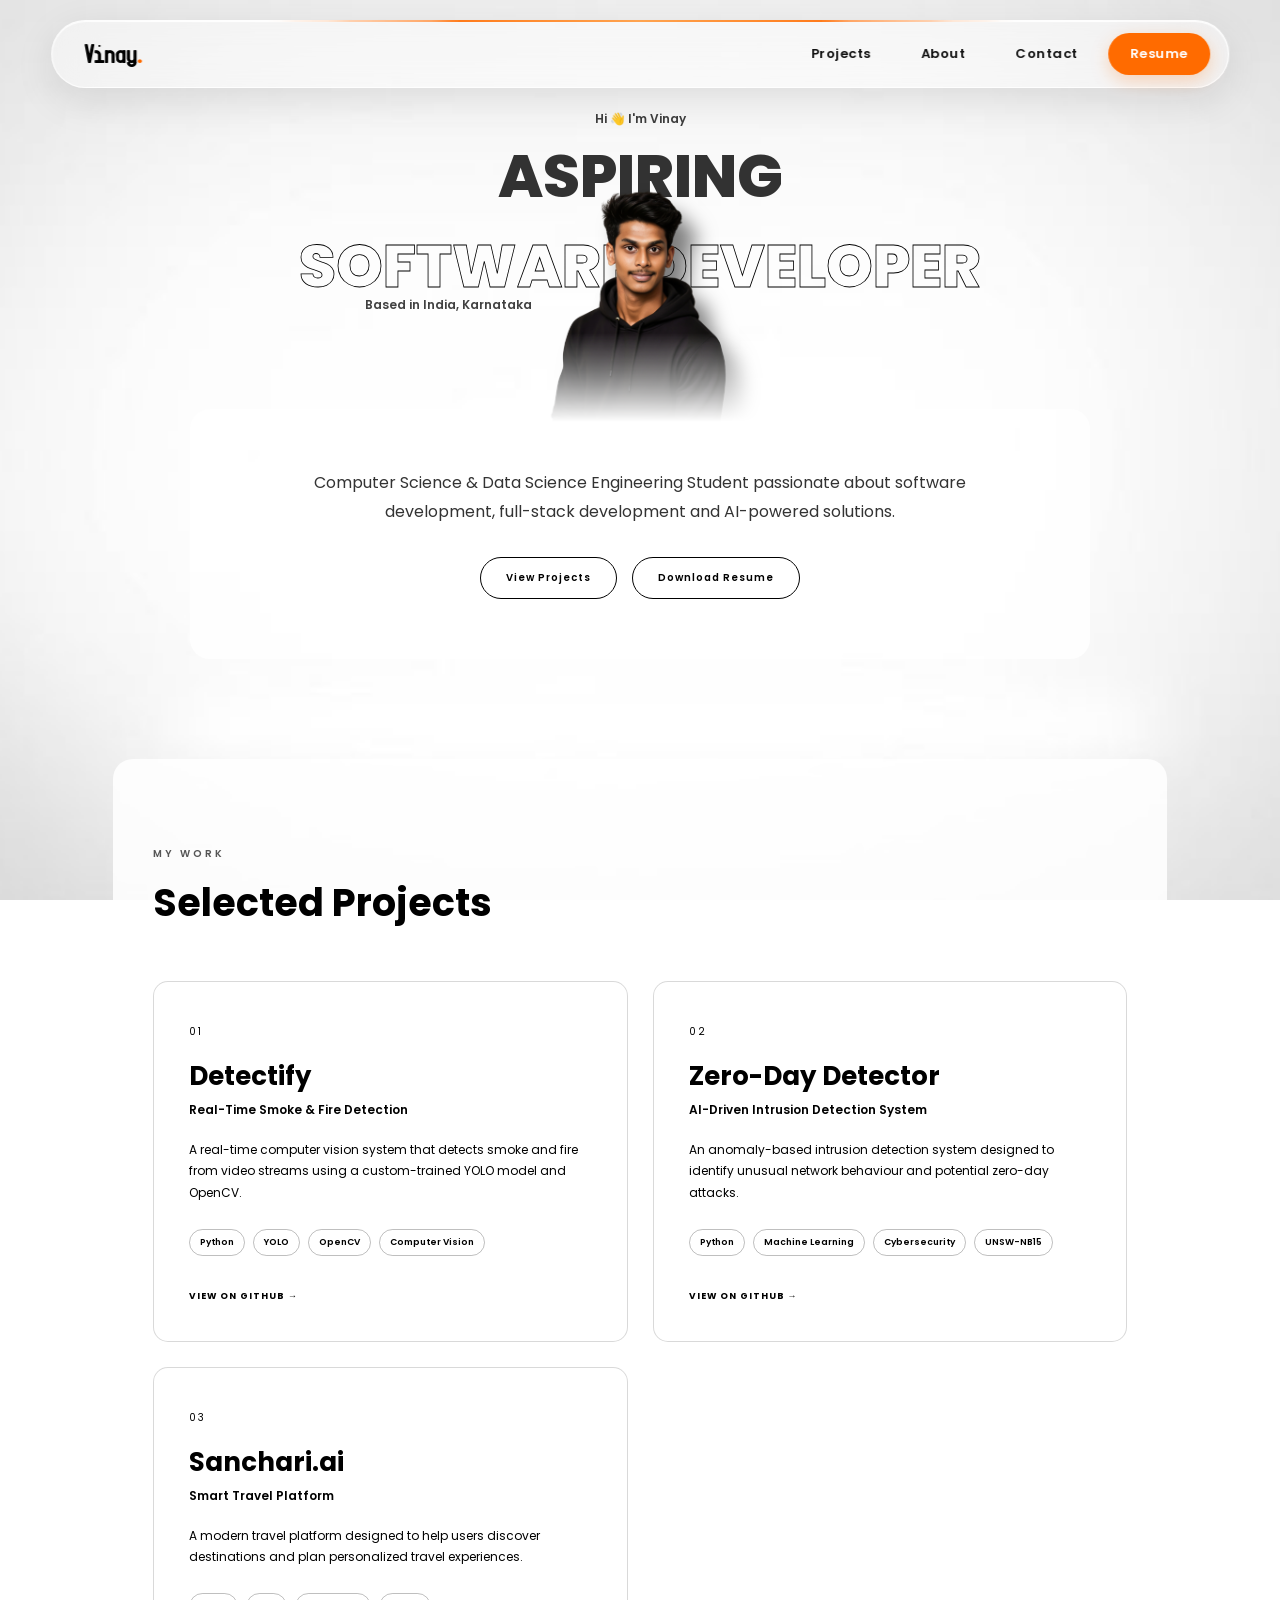
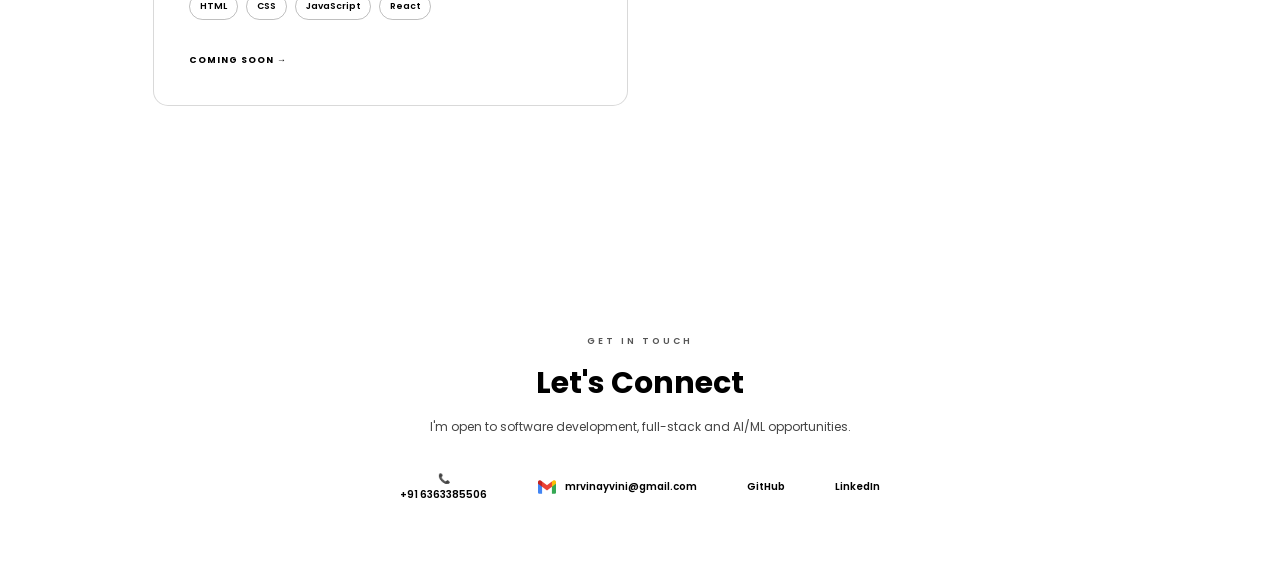
<file: index.html>
<!DOCTYPE html>
<html lang="en">

<head>
    <meta charset="UTF-8">
    <meta name="viewport" content="width=device-width, initial-scale=1.0">

    <title>Vinay | Portfolio</title>

    <!-- =========================================
         FAVICON
    ========================================== -->

    <link rel="icon"
          type="image/png"
          sizes="32x32"
          href="assets/images/icons/favicon1.png">

    <link rel="icon"
          type="image/png"
          sizes="16x16"
          href="assets/images/icons/favicon1.png">

    <link rel="shortcut icon"
          href="assets/images/icons/favicon1.png"
          type="image/png">


    <!-- =========================================
         GOOGLE FONT
    ========================================== -->

    <link
        href="https://fonts.googleapis.com/css2?family=Poppins:wght@400;600;700;800&display=swap"
        rel="stylesheet">


    <!-- =========================================
         MAIN CSS
    ========================================== -->

    <link rel="stylesheet"
          href="assets/css/style.css">

</head>


<body>


    <!-- =========================================
         FLOATING WATER / GLASS HEADER
    ========================================== -->

    <header class="floating-header">


        <!-- LOGO -->

        <div class="header-logo">

            Vinay<span>.</span>

        </div>



        <!-- NAVIGATION -->

        <nav class="header-nav">


            <!-- Projects -->

            <a href="#projects">
                Projects
            </a>


            <!-- About -->

            <a href="about.html">
                About
            </a>


            <!-- Contact -->

            <a href="#contact">
                Contact
            </a>


            <!-- Resume -->

            <a
                href="resume/Resume.pdf"
                class="resume-btn"
                download
            >
                Resume
            </a>


        </nav>

    </header>



    <!-- =========================================
         HERO SECTION
    ========================================== -->

    <div class="hero-text">

        Hi 👋 I'm Vinay

    </div>



    <div class="container">


        <!-- BACKGROUND HERO TEXT -->

        <div class="background-text">


            <span class="web">

                ASPIRING

            </span>


            <br>


            <span class="photo">

                SOFTWARE DEVELOPER

            </span>


        </div>



        <!-- PROFILE IMAGE -->

        <img
            src="assets/images/profile/vinay-dp.png"
            alt="Vinay"
            class="profile-img"
        >



        <!-- LOCATION -->

        <div class="location-text">

            Based in India, Karnataka

        </div>


    </div>



    <!-- =========================================
         INTRODUCTION SECTION
    ========================================== -->

    <section class="intro-section">


        <p>

            Computer Science & Data Science Engineering Student
            passionate about software development, full-stack
            development and AI-powered solutions.

        </p>



        <!-- BUTTONS -->

        <div class="intro-buttons">


            <!-- VIEW PROJECTS -->

            <a href="#projects">

                View Projects

            </a>



            <!-- DOWNLOAD RESUME -->

            <a
                href="resume/Resume.pdf"
                download
            >

                Download Resume

            </a>


        </div>


    </section>



    <!-- =========================================
         PROJECTS SECTION
    ========================================== -->

    <section
        id="projects"
        class="projects-section"
    >


        <!-- SECTION HEADING -->

        <div class="section-heading">


            <span>

                MY WORK

            </span>


            <h2>

                Selected Projects

            </h2>


        </div>



        <!-- PROJECT CONTAINER -->

        <div class="projects-container">



            <!-- =====================================
                 PROJECT 01
            ====================================== -->

            <div class="project-card">


                <small>

                    01

                </small>


                <h3>

                    Detectify

                </h3>


                <h4>

                    Real-Time Smoke & Fire Detection

                </h4>


                <p>

                    A real-time computer vision system that detects
                    smoke and fire from video streams using a
                    custom-trained YOLO model and OpenCV.

                </p>



                <!-- TECHNOLOGIES -->

                <div class="tech-stack">


                    <span>

                        Python

                    </span>


                    <span>

                        YOLO

                    </span>


                    <span>

                        OpenCV

                    </span>


                    <span>

                        Computer Vision

                    </span>


                </div>



                <!-- GITHUB -->

                <a
                    href="https://github.com/VinayGayithra/fire-detection-using-yolov8"
                    target="_blank"
                    rel="noopener noreferrer"
                >

                    VIEW ON GITHUB →

                </a>


            </div>



            <!-- =====================================
                 PROJECT 02
            ====================================== -->

            <div class="project-card">


                <small>

                    02

                </small>


                <h3>

                    Zero-Day Detector

                </h3>


                <h4>

                    AI-Driven Intrusion Detection System

                </h4>


                <p>

                    An anomaly-based intrusion detection system
                    designed to identify unusual network behaviour
                    and potential zero-day attacks.

                </p>



                <!-- TECHNOLOGIES -->

                <div class="tech-stack">


                    <span>

                        Python

                    </span>


                    <span>

                        Machine Learning

                    </span>


                    <span>

                        Cybersecurity

                    </span>


                    <span>

                        UNSW-NB15

                    </span>


                </div>



                <!-- GITHUB -->

                <a
                    href="https://github.com/VinayGayithra/ZERO-DAY-ATTACK-DETECTION"
                    target="_blank"
                    rel="noopener noreferrer"
                >

                    VIEW ON GITHUB →

                </a>


            </div>



            <!-- =====================================
                 PROJECT 03
            ====================================== -->

            <div class="project-card">


                <small>

                    03

                </small>


                <h3>

                    Sanchari.ai

                </h3>


                <h4>

                    Smart Travel Platform

                </h4>


                <p>

                    A modern travel platform designed to help users
                    discover destinations and plan personalized
                    travel experiences.

                </p>



                <!-- TECHNOLOGIES -->

                <div class="tech-stack">


                    <span>

                        HTML

                    </span>


                    <span>

                        CSS

                    </span>


                    <span>

                        JavaScript

                    </span>


                    <span>

                        React

                    </span>


                </div>



                <!-- PROJECT STATUS -->

                <a href="#">

                    COMING SOON →

                </a>


            </div>


        </div>


    </section>



    <!-- =========================================
         CONTACT SECTION
    ========================================== -->

    <section
        id="contact"
        class="contact-section"
    >


        <!-- CONTACT HEADING -->

        <div class="contact-heading">


            <span>

                GET IN TOUCH

            </span>


            <h2>

                Let's Connect

            </h2>


            <p>

                I'm open to software development,
                full-stack and AI/ML opportunities.

            </p>


        </div>



        <!-- CONTACT ROW -->

        <div class="contact-row">



            <!-- =================================
                 PHONE
            ================================== -->

            <div class="contact-item">


                📞


                <a href="tel:+916363385506">

                    +91 6363385506

                </a>


            </div>



            <!-- =================================
                 EMAIL
            ================================== -->

            <div class="contact-item">


                <a href="mailto:mrvinayvini@gmail.com">


                    <img
                        src="assets/images/icons/mail.png"
                        alt="Email"
                    >


                    mrvinayvini@gmail.com


                </a>


            </div>



            <!-- =================================
                 GITHUB
            ================================== -->

            <div class="contact-item">


                <a
                    href="https://github.com/VinayGayithra"
                    target="_blank"
                    rel="noopener noreferrer"
                >

                    GitHub

                </a>


            </div>



            <!-- =================================
                 LINKEDIN
            ================================== -->

            <div class="contact-item">


                <a
                    href="https://www.linkedin.com/in/vinay-gayithra"
                    target="_blank"
                    rel="noopener noreferrer"
                >

                    LinkedIn

                </a>


            </div>


        </div>


    </section>



    <!-- =========================================
         JAVASCRIPT
    ========================================== -->

    <script src="assets/js/main.js"></script>


</body>

</html>
</file>
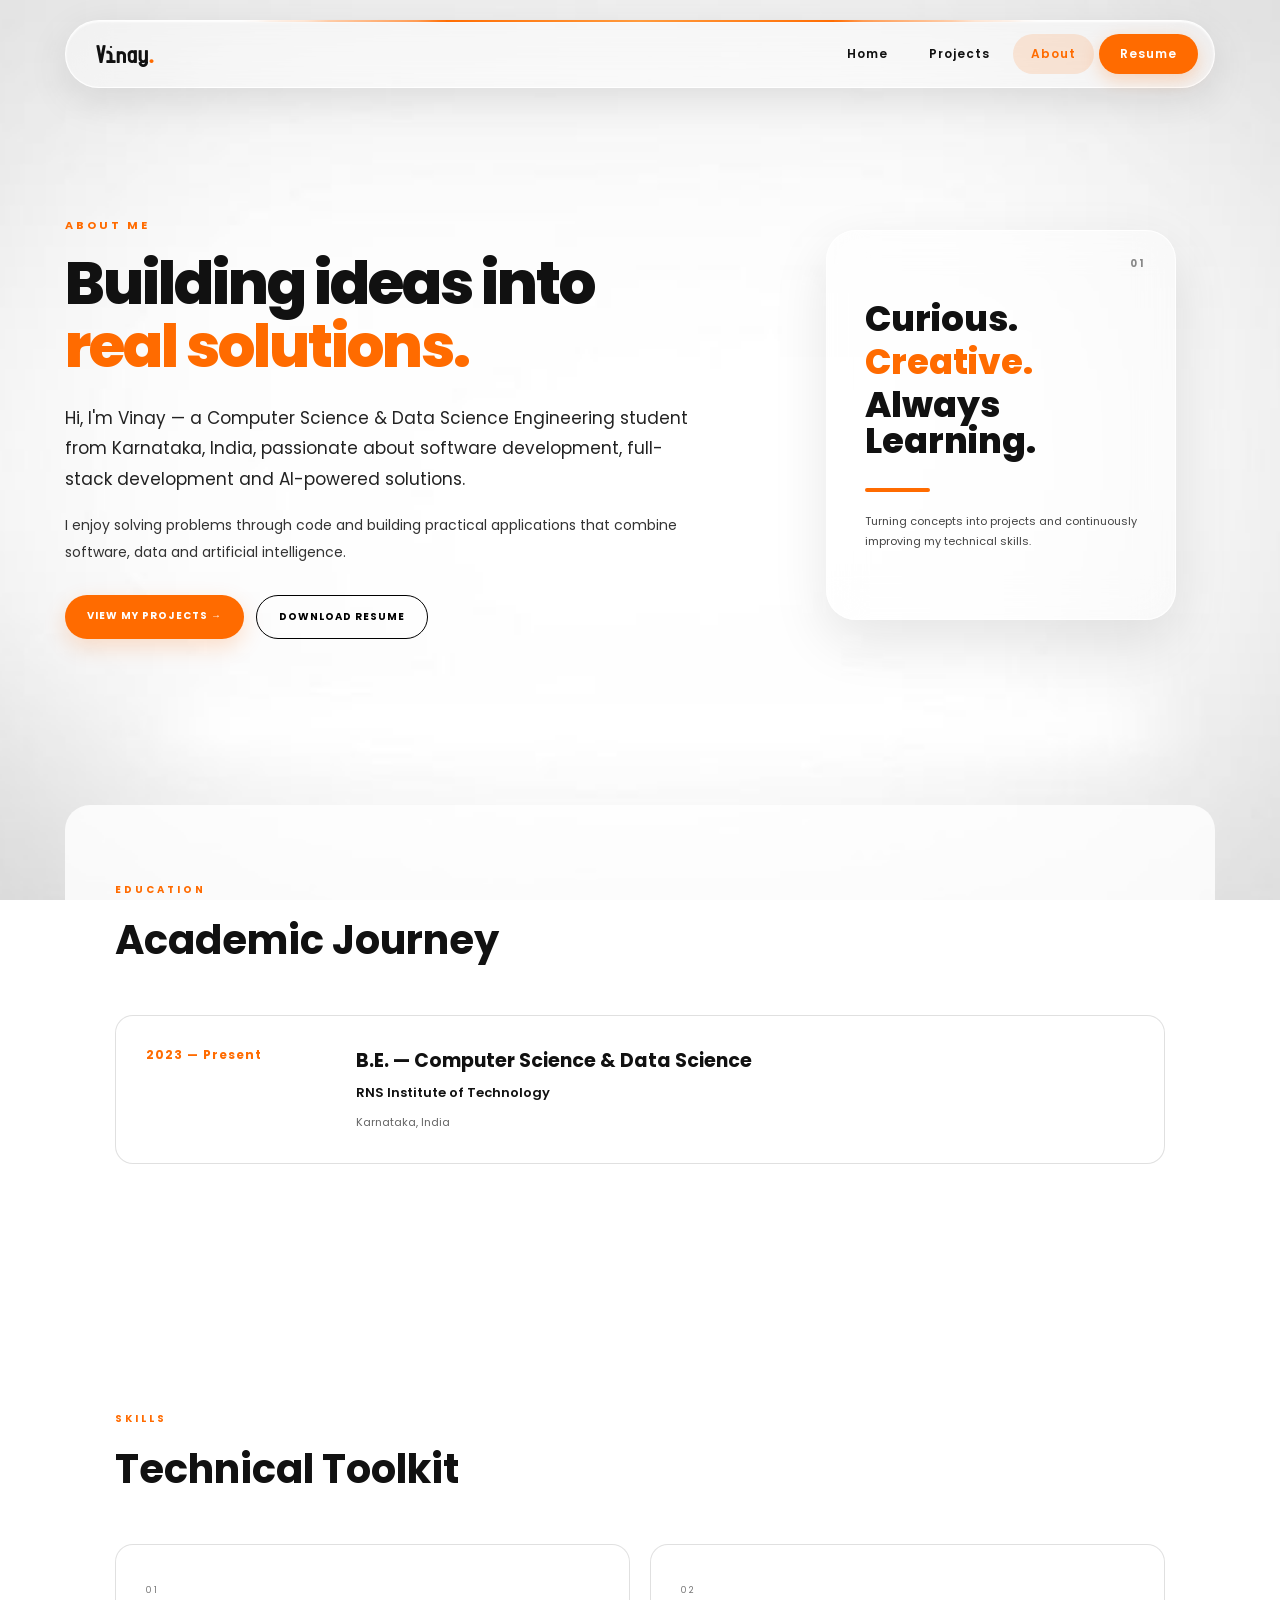
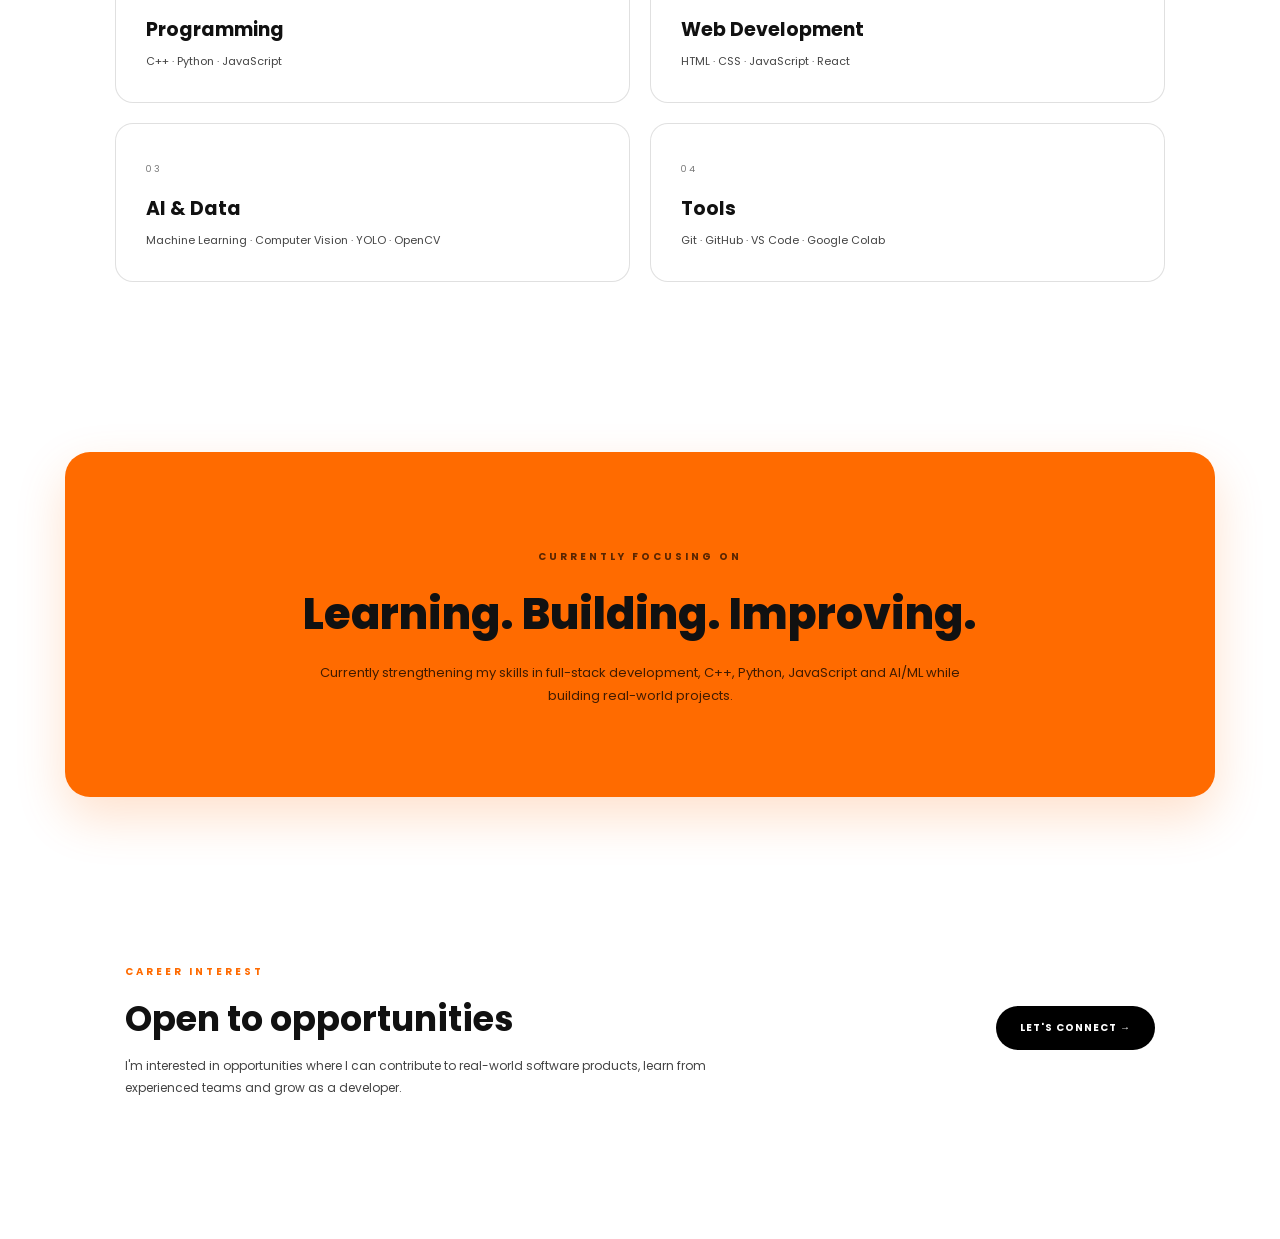
<file: about.html>
<!DOCTYPE html>
<html lang="en">

<head>

    <!-- =========================================
         BASIC META
    ========================================== -->

    <meta charset="UTF-8">

    <meta
        name="viewport"
        content="width=device-width, initial-scale=1.0"
    >

    <title>About | Vinay</title>


    <!-- =========================================
         FAVICON
    ========================================== -->

    <link
        rel="icon"
        type="image/png"
        sizes="32x32"
        href="assets/images/icons/favicon1.png"
    >

    <link
        rel="icon"
        type="image/png"
        sizes="16x16"
        href="assets/images/icons/favicon1.png"
    >

    <link
        rel="shortcut icon"
        href="assets/images/icons/favicon1.png"
        type="image/png"
    >


    <!-- =========================================
         GOOGLE FONT
    ========================================== -->

    <link
        href="https://fonts.googleapis.com/css2?family=Poppins:wght@400;600;700;800&display=swap"
        rel="stylesheet"
    >


    <!-- =========================================
         ABOUT CSS
    ========================================== -->

    <link
        rel="stylesheet"
        href="assets/css/about.css"
    >

</head>


<body>


    <!-- =========================================
         FLOATING HEADER
    ========================================== -->

    <header class="floating-header">


        <!-- LOGO -->

        <div class="header-logo">

            Vinay<span>.</span>

        </div>



        <!-- NAVIGATION -->

        <nav class="header-nav">


            <a href="index.html">
                Home
            </a>


            <a href="index.html#projects">
                Projects
            </a>


            <a href="about.html" class="active">
                About
            </a>


            <a
                href="resume/Resume.pdf"
                class="resume-btn"
                download
            >
                Resume
            </a>


        </nav>

    </header>



    <!-- =========================================
         ABOUT HERO
    ========================================== -->

    <main class="about-page">


        <section class="about-hero">


            <!-- LEFT SIDE -->

            <div class="about-content">


                <span class="section-label">
                    ABOUT ME
                </span>


                <h1>
                    Building ideas into
                    <span>real solutions.</span>
                </h1>


                <p class="about-intro">

                    Hi, I'm Vinay — a Computer Science & Data Science
                    Engineering student from Karnataka, India,
                    passionate about software development,
                    full-stack development and AI-powered solutions.

                </p>


                <p>

                    I enjoy solving problems through code and building
                    practical applications that combine software,
                    data and artificial intelligence.

                </p>


                <div class="about-buttons">


                    <a
                        href="index.html#projects"
                        class="primary-btn"
                    >
                        VIEW MY PROJECTS →
                    </a>


                    <a
                        href="resume/Resume.pdf"
                        download
                        class="secondary-btn"
                    >
                        DOWNLOAD RESUME
                    </a>


                </div>


            </div>



            <!-- RIGHT SIDE -->

            <div class="about-visual">


                <div class="visual-card">


                    <span class="visual-number">
                        01
                    </span>


                    <h2>
                        Curious.
                    </h2>


                    <h2>
                        Creative.
                    </h2>


                    <h2>
                        Always Learning.
                    </h2>


                    <div class="orange-line"></div>


                    <p>
                        Turning concepts into projects
                        and continuously improving my
                        technical skills.
                    </p>


                </div>


            </div>


        </section>



        <!-- =========================================
             EDUCATION
        ========================================== -->

        <section class="info-section">


            <div class="info-heading">

                <span>
                    EDUCATION
                </span>

                <h2>
                    Academic Journey
                </h2>

            </div>


            <div class="education-card">


                <div class="education-year">
                    2023 — Present
                </div>


                <div>

                    <h3>
                        B.E. — Computer Science & Data Science
                    </h3>


                    <p>
                        RNS Institute of Technology
                    </p>


                    <span>
                        Karnataka, India
                    </span>

                </div>


            </div>


        </section>



        <!-- =========================================
             TECHNICAL SKILLS
        ========================================== -->

        <section class="info-section">


            <div class="info-heading">

                <span>
                    SKILLS
                </span>

                <h2>
                    Technical Toolkit
                </h2>

            </div>


            <div class="skills-grid">


                <div class="skill-card">

                    <span>
                        01
                    </span>

                    <h3>
                        Programming
                    </h3>

                    <p>
                        C++ · Python · JavaScript
                    </p>

                </div>


                <div class="skill-card">

                    <span>
                        02
                    </span>

                    <h3>
                        Web Development
                    </h3>

                    <p>
                        HTML · CSS · JavaScript · React
                    </p>

                </div>


                <div class="skill-card">

                    <span>
                        03
                    </span>

                    <h3>
                        AI & Data
                    </h3>

                    <p>
                        Machine Learning · Computer Vision ·
                        YOLO · OpenCV
                    </p>

                </div>


                <div class="skill-card">

                    <span>
                        04
                    </span>

                    <h3>
                        Tools
                    </h3>

                    <p>
                        Git · GitHub · VS Code · Google Colab
                    </p>

                </div>


            </div>


        </section>



        <!-- =========================================
             CURRENT FOCUS
        ========================================== -->

        <section class="focus-section">


            <span>
                CURRENTLY FOCUSING ON
            </span>


            <h2>
                Learning. Building. Improving.
            </h2>


            <p>

                Currently strengthening my skills in
                full-stack development, C++, Python,
                JavaScript and AI/ML while building
                real-world projects.

            </p>


        </section>



        <!-- =========================================
             CAREER SECTION
        ========================================== -->

        <section class="career-section">


            <div>

                <span>
                    CAREER INTEREST
                </span>


                <h2>
                    Open to opportunities
                </h2>


                <p>

                    I'm interested in opportunities where I can
                    contribute to real-world software products,
                    learn from experienced teams and grow as
                    a developer.

                </p>

            </div>


            <a
                href="mailto:mrvinayvini@gmail.com"
                class="contact-btn"
            >
                LET'S CONNECT →
            </a>


        </section>


    </main>



    <!-- =========================================
         JAVASCRIPT
    ========================================== -->

    <script src="assets/js/about.js"></script>


</body>

</html>
</file>
<file: assets/css/style.css>
/* =========================================
   CUSTOM FONT
========================================= */

@font-face {
    font-family: 'Targa';
    src: url('../fonts/Targa.ttf') format('truetype');
}


/* =========================================
   GLOBAL
========================================= */

html {
    scroll-behavior: smooth;
}

* {
    box-sizing: border-box;
}


/* =========================================
   BODY
========================================= */

body {
    font-family: 'Poppins', sans-serif;

    margin: 0;

    padding: 20px;

    background-image:
        url('../images/background/backg.jpg');

    background-size: cover;

    background-position: center;

    background-attachment: fixed;

    text-align: center;

    cursor: pointer;
}


/* =========================================
   FLOATING WATER / GLASS HEADER
========================================= */

.floating-header {

    position: fixed;

    top: 20px;

    left: 50%;

    transform: translateX(-50%);

    /* Increased header length */

    width: 92%;

    max-width: 1250px;

    /* Increased header height */

    height: 68px;

    padding: 0 18px 0 32px;

    display: flex;

    align-items: center;

    justify-content: space-between;

    box-sizing: border-box;


    /* Glass / Water Effect */

    background:
        rgba(255, 255, 255, 0.42);

    backdrop-filter:
        blur(20px);

    -webkit-backdrop-filter:
        blur(20px);


    /* Glass Border */

    border:
        1px solid rgba(255, 255, 255, 0.85);

    border-radius:
        50px;


    /* Floating Shadow */

    box-shadow:

        0 12px 40px
        rgba(0, 0, 0, 0.10),

        inset 0 1px 1px
        rgba(255, 255, 255, 0.95);


    z-index: 9999;

    transition:
        transform 0.35s ease,
        box-shadow 0.35s ease;
}


/* =========================================
   ORANGE WATER HIGHLIGHT
========================================= */

.floating-header::before {

    content: "";

    position: absolute;

    top: -1px;

    left: 18%;

    width: 64%;

    height: 2px;

    border-radius: 50%;

    background:
        linear-gradient(
            90deg,
            transparent,
            #ff6b00,
            #ff9a3d,
            #ff6b00,
            transparent
        );

    opacity: 0.9;
}


/* =========================================
   HEADER LOGO
========================================= */

.header-logo {

    font-family: 'Targa', sans-serif;

    /* Increased logo */

    font-size: 22px;

    font-weight: 700;

    letter-spacing: 1px;

    color: black;

    white-space: nowrap;
}

.header-logo span {

    color:
        #ff6b00;
}


/* =========================================
   HEADER NAVIGATION
========================================= */

.header-nav {

    display: flex;

    align-items: center;

    /* More space between links */

    gap: 10px;
}


/* =========================================
   NAVIGATION LINKS
========================================= */

.header-nav a {

    position: relative;

    text-decoration: none;

    color: #111;

    /* Increased font size */

    font-size: 13px;

    font-weight: 600;

    letter-spacing: 0.5px;

    /* Increased button size */

    padding: 11px 20px;

    border-radius: 30px;

    transition:
        background 0.3s ease,
        color 0.3s ease,
        transform 0.3s ease;
}


/* =========================================
   NAVIGATION HOVER
========================================= */

.header-nav a:hover {

    background:
        rgba(255, 107, 0, 0.12);

    color:
        #ff6b00;

    transform:
        translateY(-2px);
}


/* =========================================
   RESUME BUTTON
========================================= */

.header-nav .resume-btn {

    background:
        #ff6b00;

    color:
        white;

    padding:
        11px 22px;

    box-shadow:
        0 6px 18px
        rgba(255, 107, 0, 0.25);
}


.header-nav .resume-btn:hover {

    background:
        #e85d00;

    color:
        white;

    transform:
        translateY(-2px);
}


/* =========================================
   HEADER FLOATING HOVER
========================================= */

.floating-header:hover {

    transform:
        translateX(-50%)
        translateY(-3px);

    box-shadow:

        0 18px 45px
        rgba(0, 0, 0, 0.13),

        inset 0 1px 1px
        rgba(255, 255, 255, 0.95);
}


/* =========================================
   HERO TEXT
========================================= */

.hero-text {

    font-size:
        12px;

    font-weight:
        600;

    color:
        rgb(61, 61, 61);

    transform:
        translateY(50px);

    margin-top:
        40px;

    margin-bottom:
        20px;
}


/* =========================================
   HERO CONTAINER
========================================= */

.container {

    position:
        relative;

    display:
        inline-block;

    margin-top:
        10px;
}


/* =========================================
   BACKGROUND HERO TEXT
========================================= */

.background-text {

    position:
        absolute;

    top:
        50%;

    left:
        50%;

    transform:
        translate(-50%, -60%);

    font-size:
        60px;

    font-weight:
        800;

    white-space:
        nowrap;

    z-index:
        1;
}


.web {

    color:
        rgba(0, 0, 0, 0.8);
}


.photo {

    color:
        transparent;

    -webkit-text-stroke:
        0.8px black;
}


/* =========================================
   PROFILE IMAGE
========================================= */

.profile-img {

    width:
        250px;

    position:
        relative;

    z-index:
        2;

    transform:
        translateY(60px);

    transition:
        transform 0.2s ease;

    mask-image:
        linear-gradient(
            to bottom,
            black 65%,
            transparent 100%
        );

    -webkit-mask-image:
        linear-gradient(
            to bottom,
            black 65%,
            transparent 100%
        );

    filter:
        drop-shadow(
            15px 20px 10px
            rgba(0, 0, 0, 0.5)
        );
}


/* =========================================
   LOCATION
========================================= */

.location-text {

    position:
        absolute;

    top:
        72%;

    left:
        -150px;

    font-size:
        12px;

    font-weight:
        600;

    color:
        rgb(65, 65, 65);

    white-space:
        nowrap;
}


/* =========================================
   INTRODUCTION SECTION
========================================= */

.intro-section {

    width:
        80%;

    max-width:
        900px;

    margin:
        40px auto 100px;

    padding:
        60px 40px;

    background:
        rgba(255, 255, 255, 0.85);

    border-radius:
        20px;

    text-align:
        center;
}


.intro-section p {

    max-width:
        700px;

    margin:
        0 auto;

    font-size:
        16px;

    line-height:
        1.8;

    color:
        #333;
}


/* =========================================
   INTRO BUTTONS
========================================= */

.intro-buttons {

    margin-top:
        30px;

    display:
        flex;

    justify-content:
        center;

    gap:
        15px;

    flex-wrap:
        wrap;
}


.intro-buttons a {

    display:
        inline-block;

    padding:
        12px 25px;

    border:
        1px solid black;

    border-radius:
        30px;

    color:
        black;

    text-decoration:
        none;

    font-size:
        10px;

    font-weight:
        600;

    letter-spacing:
        1px;

    transition:
        all 0.3s ease;
}


.intro-buttons a:hover {

    background:
        black;

    color:
        white;

    transform:
        translateY(-3px);
}


/* =========================================
   PROJECTS SECTION
========================================= */

.projects-section {

    width:
        85%;

    max-width:
        1100px;

    margin:
        100px auto;

    padding:
        80px 40px;

    background:
        rgba(255, 255, 255, 0.88);

    border-radius:
        20px;
}


/* =========================================
   PROJECT SECTION HEADING
========================================= */

.section-heading {

    text-align:
        left;

    margin-bottom:
        50px;
}


.section-heading span {

    font-size:
        10px;

    font-weight:
        600;

    letter-spacing:
        3px;

    color:
        #555;
}


.section-heading h2 {

    margin-top:
        10px;

    font-size:
        38px;

    font-weight:
        700;
}


/* =========================================
   PROJECT GRID
========================================= */

.projects-container {

    display:
        grid;

    grid-template-columns:
        repeat(2, 1fr);

    gap:
        25px;
}


/* =========================================
   PROJECT CARD
========================================= */

.project-card {

    padding:
        35px;

    text-align:
        left;

    border:
        1px solid rgba(0, 0, 0, 0.15);

    border-radius:
        15px;

    background:
        rgba(255, 255, 255, 0.55);

    transition:
        all 0.35s ease;
}


/* =========================================
   PROJECT CARD HOVER
========================================= */

.project-card:hover {

    background:
        #ff6b00;

    border-color:
        #ff6b00;

    transform:
        translateY(-8px);

    box-shadow:
        0 20px 45px
        rgba(255, 107, 0, 0.30);
}


/* =========================================
   PROJECT TEXT
   ALWAYS BLACK
========================================= */

.project-card small,
.project-card h3,
.project-card h4,
.project-card p {

    color:
        black;
}


/* =========================================
   PROJECT NUMBER
========================================= */

.project-card small {

    font-size:
        10px;

    letter-spacing:
        2px;
}


/* =========================================
   PROJECT TITLE
========================================= */

.project-card h3 {

    margin:
        15px 0 5px;

    font-size:
        26px;

    font-weight:
        700;
}


.project-card h4 {

    margin:
        0 0 20px;

    font-size:
        12px;

    font-weight:
        600;
}


/* =========================================
   PROJECT DESCRIPTION
========================================= */

.project-card p {

    font-size:
        12px;

    line-height:
        1.8;
}


/* =========================================
   TECHNOLOGY TAGS
========================================= */

.tech-stack {

    display:
        flex;

    flex-wrap:
        wrap;

    gap:
        8px;

    margin:
        25px 0;
}


.tech-stack span {

    padding:
        6px 10px;

    border:
        1px solid rgba(0, 0, 0, 0.25);

    border-radius:
        20px;

    font-size:
        9px;

    font-weight:
        600;

    color:
        black;

    transition:
        all 0.3s ease;
}


/* =========================================
   TAG HOVER
========================================= */

.project-card:hover .tech-stack span {

    color:
        black;

    border-color:
        black;
}


/* =========================================
   GITHUB LINK
========================================= */

.project-card a {

    display:
        inline-block;

    margin-top:
        5px;

    color:
        black;

    text-decoration:
        none;

    font-size:
        9px;

    font-weight:
        700;

    letter-spacing:
        1px;

    transition:
        all 0.3s ease;
}


/* =========================================
   GITHUB HOVER
========================================= */

.project-card a:hover {

    color:
        white;

    background:
        black;

    padding:
        8px 12px;

    border-radius:
        20px;
}


/* =========================================
   CONTACT SECTION
========================================= */

.contact-section {

    margin-top:
        50px;

    padding:
        40px;

    background:
        rgba(255, 255, 255, 0.9);

    border-radius:
        10px;
}


.contact-row {

    display:
        flex;

    justify-content:
        center;

    align-items:
        center;

    gap:
        50px;

    flex-wrap:
        wrap;
}


.contact-item {

    font-size:
        10px;

    font-weight:
        600;
}


.contact-item a {

    text-decoration:
        none;

    color:
        black;

    display:
        flex;

    align-items:
        center;

    gap:
        8px;

    transition:
        0.3s;
}


.contact-item a:hover {

    color:
        #ff6b00;
}


.contact-item img {

    width:
        20px;

    height:
        20px;
}


/* =========================================
   CONTACT HEADING
========================================= */

.contact-heading {

    text-align:
        center;

    margin-bottom:
        35px;
}


.contact-heading span {

    font-size:
        9px;

    font-weight:
        600;

    letter-spacing:
        3px;

    color:
        #555;
}


.contact-heading h2 {

    margin:
        10px 0;

    font-size:
        30px;
}


.contact-heading p {

    font-size:
        12px;

    color:
        #444;
}


/* =========================================
   MOBILE RESPONSIVE
========================================= */

@media screen and (max-width: 768px) {

    body {
        padding:
            15px;
    }


    /* HEADER */

    .floating-header {

        top:
            15px;

        width:
            94%;

        height:
            58px;

        padding:
            0 10px 0 20px;
    }


    .header-logo {

        font-size:
            17px;
    }


    .header-nav {

        gap:
            2px;
    }


    .header-nav a {

        font-size:
            9px;

        padding:
            8px 10px;
    }


    .header-nav .resume-btn {

        padding:
            8px 12px;
    }


    /* HERO */

    .hero-text {

        margin-top:
            45px;
    }


    .background-text {

        font-size:
            35px;

        white-space:
            normal;

        width:
            100vw;
    }


    .profile-img {

        width:
            190px;
    }


    .location-text {

        left:
            -80px;

        font-size:
            9px;
    }


    /* INTRO */

    .intro-section {

        width:
            85%;

        margin-top:
            50px;

        padding:
            40px 20px;
    }


    .intro-section p {

        font-size:
            13px;
    }


    /* PROJECTS */

    .projects-section {

        width:
            90%;

        padding:
            50px 20px;
    }


    .section-heading h2 {

        font-size:
            28px;
    }


    .projects-container {

        grid-template-columns:
            1fr;
    }


    .project-card {

        padding:
            25px;
    }


    /* CONTACT */

    .contact-section {

        padding:
            30px 15px;
    }


    .contact-row {

        gap:
            20px;
    }

}


/* =========================================
   SMALL MOBILE
========================================= */

@media screen and (max-width: 500px) {

    .floating-header {

        width:
            95%;
    }


    .header-nav a {

        font-size:
            8px;

        padding:
            7px 8px;
    }


    .header-nav .resume-btn {

        padding:
            7px 10px;
    }


    .header-logo {

        font-size:
            16px;
    }

}
</file>
<file: assets/css/about.css>
/* =========================================
   CUSTOM FONT
========================================= */

@font-face {
    font-family: 'Targa';
    src: url('../fonts/Targa.ttf') format('truetype');
}


/* =========================================
   GLOBAL
========================================= */

* {
    box-sizing: border-box;
    margin: 0;
    padding: 0;
}

html {
    scroll-behavior: smooth;
}

body {
    font-family: 'Poppins', sans-serif;

    background-image: url('../images/background/backg.jpg');
    background-size: cover;
    background-position: center;
    background-attachment: fixed;

    color: #111;

    overflow-x: hidden;
}


/* =========================================
   FLOATING WATER / GLASS HEADER
========================================= */

.floating-header {
    position: fixed;

    top: 20px;
    left: 50%;

    transform: translateX(-50%);

    width: 90%;
    max-width: 1150px;

    min-height: 68px;

    padding: 0 16px 0 30px;

    display: flex;
    align-items: center;
    justify-content: space-between;

    background: rgba(255, 255, 255, 0.42);

    backdrop-filter: blur(20px);
    -webkit-backdrop-filter: blur(20px);

    border: 1px solid rgba(255, 255, 255, 0.9);

    border-radius: 50px;

    box-shadow:
        0 12px 40px rgba(0, 0, 0, 0.10),
        inset 0 1px 2px rgba(255, 255, 255, 0.95);

    z-index: 9999;

    transition: 0.35s ease;
}


/* =========================================
   ORANGE WATER HIGHLIGHT
========================================= */

.floating-header::before {
    content: "";

    position: absolute;

    top: -1px;
    left: 15%;

    width: 70%;
    height: 2px;

    border-radius: 50%;

    background: linear-gradient(
        90deg,
        transparent,
        #ff6b00,
        #ff9a3d,
        #ff6b00,
        transparent
    );
}


/* =========================================
   HEADER LOGO
========================================= */

.header-logo {
    font-family: 'Targa', sans-serif;

    font-size: 21px;
    font-weight: 700;

    letter-spacing: 1px;

    color: #111;

    white-space: nowrap;
}

.header-logo span {
    color: #ff6b00;
}


/* =========================================
   HEADER NAVIGATION
========================================= */

.header-nav {
    display: flex;
    align-items: center;

    gap: 5px;
}

.header-nav a {
    position: relative;

    text-decoration: none;

    color: #111;

    font-size: 12px;
    font-weight: 600;

    letter-spacing: 1px;

    padding: 11px 18px;

    border-radius: 30px;

    transition: 0.3s ease;
}


/* Navigation Hover */

.header-nav a:hover {
    background: rgba(255, 107, 0, 0.14);

    color: #ff6b00;

    transform: translateY(-2px);
}


/* Active Link */

.header-nav .active {
    background: rgba(255, 107, 0, 0.14);

    color: #ff6b00;
}


/* =========================================
   RESUME BUTTON
========================================= */

.header-nav .resume-btn {
    background: #ff6b00;

    color: white;

    padding: 11px 21px;

    box-shadow:
        0 6px 18px rgba(255, 107, 0, 0.25);
}

.header-nav .resume-btn:hover {
    background: #e85d00;

    color: white;

    transform: translateY(-2px);
}


/* =========================================
   HEADER FLOATING EFFECT
========================================= */

.floating-header:hover {
    transform:
        translateX(-50%)
        translateY(-3px);

    box-shadow:
        0 18px 45px rgba(0, 0, 0, 0.13),
        inset 0 1px 2px rgba(255, 255, 255, 0.95);
}


/* =========================================
   ABOUT PAGE
========================================= */

.about-page {
    width: 90%;
    max-width: 1150px;

    margin: 145px auto 80px;
}


/* =========================================
   ABOUT HERO
========================================= */

.about-hero {
    display: grid;

    grid-template-columns: 1.2fr 0.8fr;

    gap: 80px;

    align-items: center;

    min-height: 560px;
}


/* =========================================
   ABOUT CONTENT
========================================= */

.about-content {
    text-align: left;

    max-width: 650px;
}


/* Small Label */

.section-label {
    display: inline-block;

    font-size: 11px;

    font-weight: 700;

    letter-spacing: 3px;

    color: #ff6b00;

    margin-bottom: 18px;
}


/* =========================================
   ABOUT HEADING
========================================= */

.about-content h1 {
    margin-bottom: 25px;

    font-size: 60px;

    line-height: 1.05;

    font-weight: 800;

    letter-spacing: -2px;
}

.about-content h1 span {
    color: #ff6b00;
}


/* =========================================
   ABOUT TEXT
========================================= */

.about-content p {
    max-width: 650px;

    font-size: 14px;

    line-height: 1.9;

    color: #333;

    margin-bottom: 18px;
}

.about-intro {
    font-size: 17px !important;

    line-height: 1.8 !important;

    color: #222 !important;
}


/* =========================================
   ABOUT BUTTONS
========================================= */

.about-buttons {
    display: flex;

    gap: 12px;

    flex-wrap: wrap;

    margin-top: 30px;
}

.about-buttons a {
    display: inline-block;

    padding: 13px 22px;

    border-radius: 30px;

    text-decoration: none;

    font-size: 10px;

    font-weight: 700;

    letter-spacing: 1px;

    transition: 0.3s ease;
}


/* Primary */

.primary-btn {
    background: #ff6b00;

    color: white;

    box-shadow:
        0 8px 22px rgba(255, 107, 0, 0.20);
}

.primary-btn:hover {
    background: black;

    transform: translateY(-3px);
}


/* Secondary */

.secondary-btn {
    border: 1px solid black;

    color: black;
}

.secondary-btn:hover {
    background: black;

    color: white;

    transform: translateY(-3px);
}


/* =========================================
   ABOUT VISUAL
========================================= */

.about-visual {
    display: flex;

    justify-content: center;
    align-items: center;
}


/* =========================================
   GLASS INFORMATION CARD
========================================= */

.visual-card {
    position: relative;

    width: 350px;
    min-height: 390px;

    padding: 45px 38px;

    display: flex;

    flex-direction: column;

    justify-content: center;

    text-align: left;

    background:
        rgba(255, 255, 255, 0.45);

    backdrop-filter: blur(18px);

    -webkit-backdrop-filter: blur(18px);

    border:
        1px solid rgba(255, 255, 255, 0.85);

    border-radius: 30px;

    box-shadow:
        0 20px 55px rgba(0, 0, 0, 0.10);

    transition: 0.4s ease;
}

.visual-card:hover {
    transform: translateY(-10px);

    box-shadow:
        0 25px 65px rgba(255, 107, 0, 0.18);
}


/* Number */

.visual-number {
    position: absolute;

    top: 25px;
    right: 30px;

    font-size: 10px;

    font-weight: 700;

    letter-spacing: 2px;

    color: #888;
}


/* Card Heading */

.visual-card h2 {
    margin: 3px 0;

    font-size: 35px;

    line-height: 1.05;

    font-weight: 800;
}

.visual-card h2:nth-of-type(2) {
    color: #ff6b00;
}


/* Orange Line */

.orange-line {
    width: 65px;

    height: 4px;

    margin: 25px 0 20px;

    border-radius: 10px;

    background: #ff6b00;
}


/* Card Text */

.visual-card p {
    font-size: 11px;

    line-height: 1.8;

    color: #444;
}


/* =========================================
   INFORMATION SECTIONS
========================================= */

.info-section {
    margin-top: 100px;

    padding: 70px 50px;

    background:
        rgba(255, 255, 255, 0.82);

    border-radius: 25px;
}


/* =========================================
   SECTION HEADING
========================================= */

.info-heading {
    margin-bottom: 45px;

    text-align: left;
}

.info-heading span {
    font-size: 10px;

    font-weight: 700;

    letter-spacing: 3px;

    color: #ff6b00;
}

.info-heading h2 {
    margin-top: 10px;

    font-size: 40px;

    font-weight: 700;
}


/* =========================================
   EDUCATION CARD
========================================= */

.education-card {
    display: grid;

    grid-template-columns: 180px 1fr;

    gap: 30px;

    padding: 30px;

    border:
        1px solid rgba(0, 0, 0, 0.12);

    border-radius: 18px;

    background:
        rgba(255, 255, 255, 0.55);

    transition: 0.3s ease;
}

.education-card:hover {
    border-color: #ff6b00;

    transform: translateY(-5px);

    box-shadow:
        0 15px 35px rgba(255, 107, 0, 0.12);
}


/* Education Year */

.education-year {
    font-size: 12px;

    font-weight: 700;

    color: #ff6b00;

    letter-spacing: 1px;
}

.education-card h3 {
    margin-bottom: 8px;

    font-size: 19px;
}

.education-card p {
    margin-bottom: 5px;

    font-size: 13px;

    font-weight: 600;
}

.education-card span {
    font-size: 11px;

    color: #666;
}


/* =========================================
   SKILLS
========================================= */

.skills-grid {
    display: grid;

    grid-template-columns:
        repeat(2, 1fr);

    gap: 20px;
}

.skill-card {
    padding: 30px;

    min-height: 150px;

    border:
        1px solid rgba(0, 0, 0, 0.12);

    border-radius: 18px;

    background:
        rgba(255, 255, 255, 0.55);

    transition: 0.3s ease;
}

.skill-card:hover {
    background: #ff6b00;

    border-color: #ff6b00;

    transform: translateY(-6px);

    box-shadow:
        0 15px 35px rgba(255, 107, 0, 0.20);
}

.skill-card span {
    font-size: 9px;

    letter-spacing: 2px;

    color: #777;
}

.skill-card h3 {
    margin: 15px 0 8px;

    font-size: 19px;
}

.skill-card p {
    font-size: 11px;

    line-height: 1.8;

    color: #444;
}

.skill-card:hover span,
.skill-card:hover h3,
.skill-card:hover p {
    color: black;
}


/* =========================================
   CURRENT FOCUS
========================================= */

.focus-section {
    margin-top: 100px;

    padding: 90px 60px;

    text-align: center;

    background: #ff6b00;

    border-radius: 25px;

    box-shadow:
        0 20px 50px rgba(255, 107, 0, 0.20);
}

.focus-section > span {
    font-size: 10px;

    font-weight: 700;

    letter-spacing: 3px;

    color: rgba(0, 0, 0, 0.65);
}

.focus-section h2 {
    margin: 15px 0;

    font-size: 43px;

    font-weight: 800;
}

.focus-section p {
    max-width: 650px;

    margin: auto;

    font-size: 13px;

    line-height: 1.8;

    color: rgba(0, 0, 0, 0.75);
}


/* =========================================
   CAREER SECTION
========================================= */

.career-section {
    margin-top: 100px;

    padding: 60px;

    display: flex;

    justify-content: space-between;

    align-items: center;

    gap: 40px;

    background:
        rgba(255, 255, 255, 0.85);

    border-radius: 25px;
}

.career-section > div {
    text-align: left;

    max-width: 650px;
}

.career-section span {
    font-size: 10px;

    font-weight: 700;

    letter-spacing: 3px;

    color: #ff6b00;
}

.career-section h2 {
    margin: 10px 0;

    font-size: 35px;
}

.career-section p {
    font-size: 12px;

    line-height: 1.8;

    color: #444;
}


/* =========================================
   CONTACT BUTTON
========================================= */

.contact-btn {
    display: inline-block;

    padding: 14px 24px;

    background: black;

    color: white;

    border-radius: 30px;

    text-decoration: none;

    font-size: 10px;

    font-weight: 700;

    letter-spacing: 1px;

    white-space: nowrap;

    transition: 0.3s ease;
}

.contact-btn:hover {
    background: #ff6b00;

    color: black;

    transform: translateY(-3px);
}


/* =========================================
   MOBILE RESPONSIVE
========================================= */

@media screen and (max-width: 768px) {

    body {
        padding: 15px;
    }

    /* Header */

    .floating-header {
        top: 14px;

        width: 94%;

        min-height: 58px;

        padding: 0 10px 0 18px;
    }

    .header-logo {
        font-size: 17px;
    }

    .header-nav {
        gap: 0;
    }

    .header-nav a {
        font-size: 8px;

        padding: 8px 9px;
    }

    .header-nav .resume-btn {
        padding: 8px 11px;
    }


    /* About */

    .about-page {
        width: 94%;

        margin-top: 105px;
    }

    .about-hero {
        grid-template-columns: 1fr;

        gap: 50px;

        text-align: center;
    }

    .about-content {
        text-align: center;
    }

    .about-content h1 {
        font-size: 40px;

        letter-spacing: -1px;
    }

    .about-content p {
        font-size: 12px;
    }

    .about-intro {
        font-size: 14px !important;
    }

    .about-buttons {
        justify-content: center;
    }


    /* Visual Card */

    .about-visual {
        margin-bottom: 30px;
    }

    .visual-card {
        width: 100%;

        max-width: 340px;

        min-height: 320px;
    }

    .visual-card h2 {
        font-size: 30px;
    }


    /* Information */

    .info-section {
        padding: 45px 25px;

        margin-top: 60px;
    }

    .info-heading h2 {
        font-size: 28px;
    }


    /* Education */

    .education-card {
        grid-template-columns: 1fr;

        gap: 15px;
    }


    /* Skills */

    .skills-grid {
        grid-template-columns: 1fr;
    }


    /* Focus */

    .focus-section {
        padding: 60px 25px;

        margin-top: 60px;
    }

    .focus-section h2 {
        font-size: 30px;
    }


    /* Career */

    .career-section {
        flex-direction: column;

        align-items: flex-start;

        padding: 40px 25px;

        margin-top: 60px;
    }

    .career-section h2 {
        font-size: 28px;
    }

    .contact-btn {
        margin-top: 10px;
    }
}


/* =========================================
   SMALL MOBILE
========================================= */

@media screen and (max-width: 500px) {

    .floating-header {
        width: 96%;
    }

    .header-logo {
        font-size: 15px;
    }

    .header-nav a {
        padding: 7px 6px;
    }

    .header-nav .resume-btn {
        padding: 7px 8px;
    }

    .about-content h1 {
        font-size: 34px;
    }

    .visual-card {
        min-height: 290px;

        padding: 35px 25px;
    }

    .focus-section h2 {
        font-size: 26px;
    }
}
</file>
